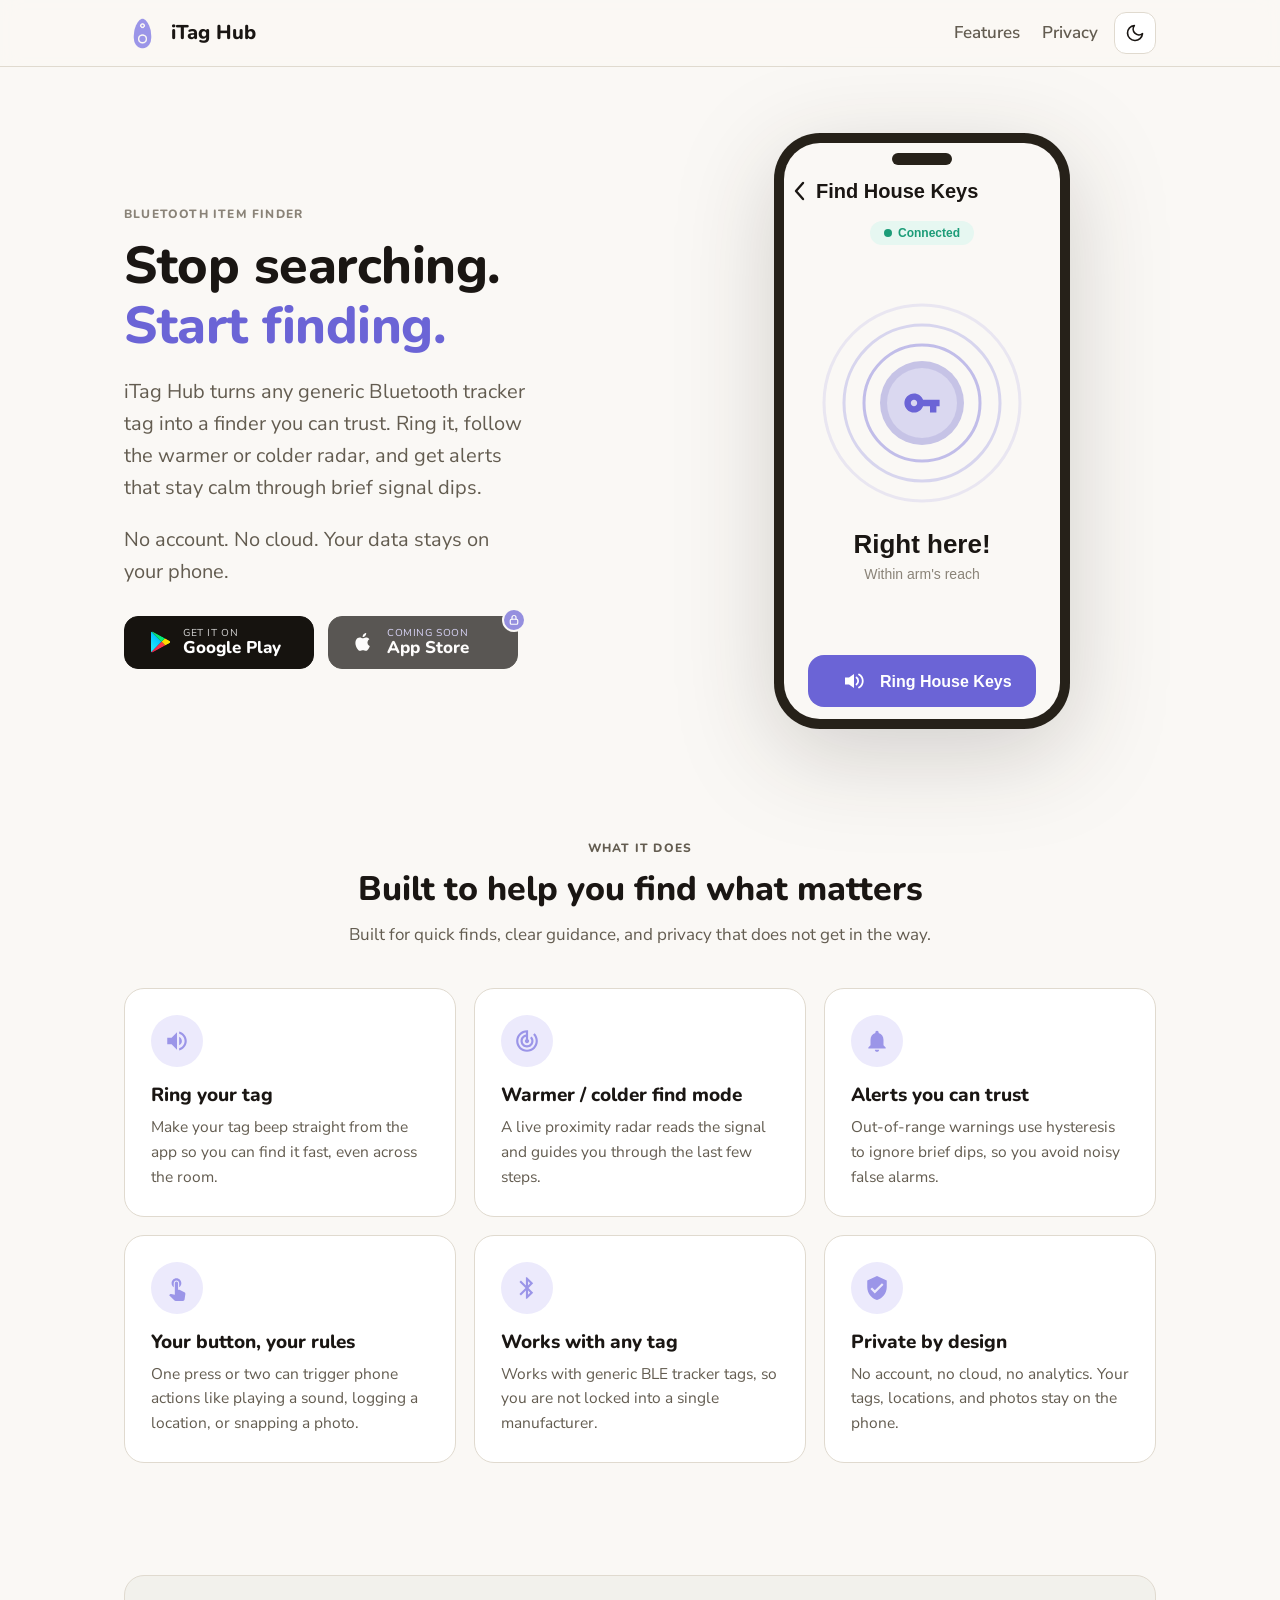
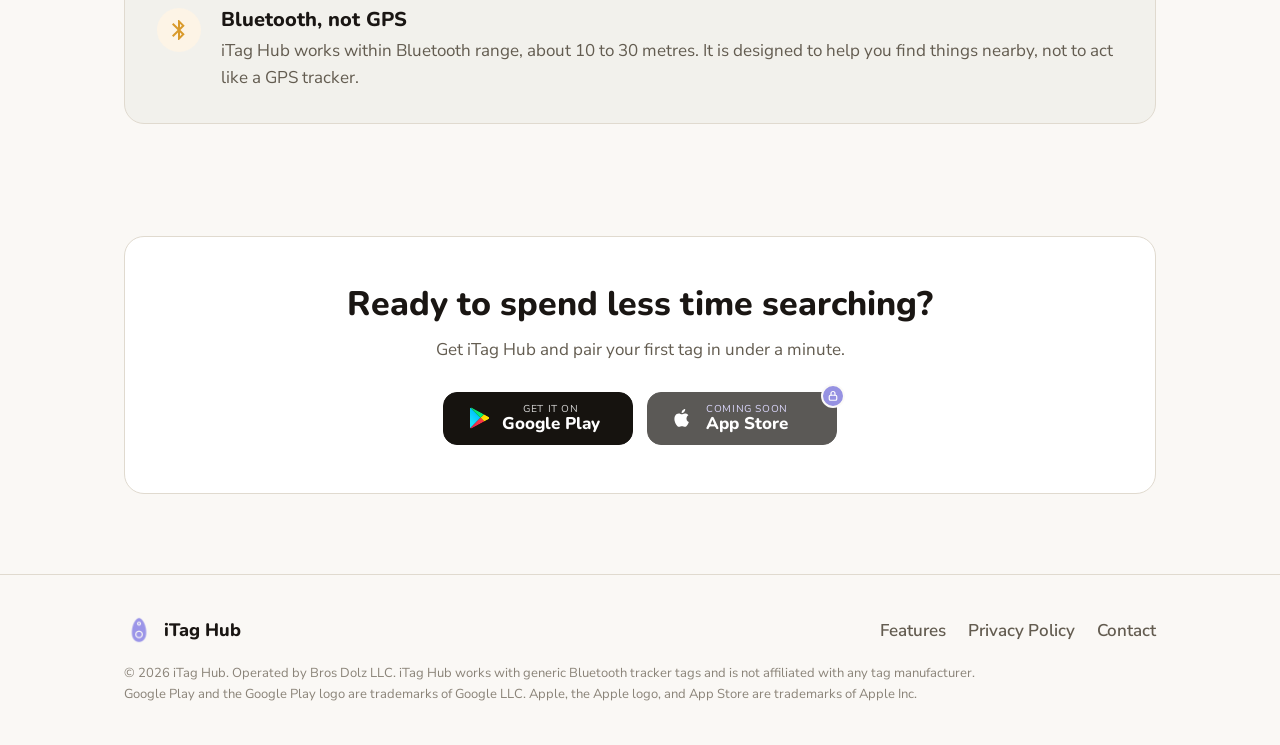
<file: index.html>
<!DOCTYPE html>
<html lang="en">
<head>
  <meta charset="UTF-8" />
  <meta name="viewport" content="width=device-width, initial-scale=1.0" />
  <title>iTag Hub | Stop searching. Start finding.</title>
  <meta name="description" content="iTag Hub turns any generic Bluetooth tracker tag into a dependable finder. Ring it, use warmer or colder guidance, and get alerts you can trust. No account. No cloud." />
  <link rel="icon" type="image/png" href="assets/logo.png" />
  <meta name="theme-color" content="#9B95E8" />

  <link rel="preconnect" href="https://fonts.googleapis.com" />
  <link rel="preconnect" href="https://fonts.gstatic.com" crossorigin />
  <link href="https://fonts.googleapis.com/css2?family=Nunito:wght@700;800&family=Nunito+Sans:wght@400;600;700&display=swap" rel="stylesheet" />
  <link rel="stylesheet" href="styles.css" />
  <script src="theme.js"></script>
</head>
<body>

  <!-- ============ NAV ============ -->
  <header class="nav">
    <div class="wrap nav-inner">
      <a class="brand" href="index.html">
        <img src="assets/logo.png" alt="" />
        iTag Hub
      </a>
      <div class="nav-spacer"></div>
      <nav class="nav-links">
        <a class="hide-sm" href="#features">Features</a>
        <a class="hide-sm" href="privacy.html">Privacy</a>
      </nav>
      <button id="themeToggle" class="theme-toggle" type="button" aria-label="Switch theme">
        <svg class="icon-moon" viewBox="0 0 24 24" fill="none" stroke="currentColor" stroke-width="2" stroke-linecap="round" stroke-linejoin="round"><path d="M21 12.8A9 9 0 1 1 11.2 3a7 7 0 0 0 9.8 9.8z"/></svg>
        <svg class="icon-sun" viewBox="0 0 24 24" fill="none" stroke="currentColor" stroke-width="2" stroke-linecap="round" stroke-linejoin="round"><circle cx="12" cy="12" r="4.2"/><path d="M12 2v2.5M12 19.5V22M4.2 4.2l1.8 1.8M18 18l1.8 1.8M2 12h2.5M19.5 12H22M4.2 19.8 6 18M18 6l1.8-1.8"/></svg>
      </button>
    </div>
  </header>

  <!-- ============ HERO ============ -->
  <section class="hero">
    <div class="wrap hero-grid">
      <div class="hero-copy">
        <p class="eyebrow">Bluetooth item finder</p>
        <h1>Stop searching.<br /><span class="accent">Start finding.</span></h1>
        <p class="lede">
          iTag Hub turns any generic Bluetooth tracker tag into a finder you can
          trust. Ring it, follow the warmer or colder radar, and get alerts
          that stay calm through brief signal dips.
        </p>
        <p class="lede">No account. No cloud. Your data stays on your phone.</p>

        <div class="stores">
          <a class="store-btn" href="https://play.google.com/store/apps/details?id=com.itaghub.app" target="_blank" rel="noopener">
            <img src="assets/ic-google-play.svg" alt="" />
            <span class="store-text"><small>Get it on</small><strong>Google Play</strong></span>
          </a>
          <span class="store-btn is-locked" role="button" aria-disabled="true" title="Coming soon to the App Store">
            <img src="assets/ic-apple.svg" alt="" />
            <span class="store-text"><small>Coming soon</small><strong>App Store</strong></span>
            <span class="lock-badge" aria-hidden="true">
              <svg viewBox="0 0 24 24" fill="none" stroke="currentColor" stroke-width="2.4" stroke-linecap="round" stroke-linejoin="round"><rect x="4.5" y="10.5" width="15" height="10" rx="2.5"/><path d="M8 10.5V7a4 4 0 0 1 8 0v3.5"/></svg>
            </span>
          </span>
        </div>
      </div>

      <div class="hero-art">
        <div class="app-preview">
          <img class="preview-light" src="assets/app-preview-light.svg" alt="iTag Hub Find screen showing a proximity radar and a Ring button" />
          <img class="preview-dark" src="assets/app-preview-dark.svg" alt="iTag Hub Find screen in dark mode showing a proximity radar and a Ring button" />
        </div>
      </div>
    </div>
  </section>

  <!-- ============ FEATURES ============ -->
  <section id="features">
    <div class="wrap">
      <div class="section-head">
        <p class="eyebrow">What it does</p>
        <h2>Built to help you find what matters</h2>
        <p>Built for quick finds, clear guidance, and privacy that does not get in the way.</p>
      </div>

      <div class="features">
        <article class="card">
          <div class="ic-wrap"><img src="assets/ic-ring.svg" alt="" /></div>
          <h3>Ring your tag</h3>
          <p>Make your tag beep straight from the app so you can find it fast, even across the room.</p>
        </article>

        <article class="card">
          <div class="ic-wrap"><img src="assets/ic-radar.svg" alt="" /></div>
          <h3>Warmer / colder find mode</h3>
          <p>A live proximity radar reads the signal and guides you through the last few steps.</p>
        </article>

        <article class="card">
          <div class="ic-wrap"><img src="assets/ic-bell.svg" alt="" /></div>
          <h3>Alerts you can trust</h3>
          <p>Out-of-range warnings use hysteresis to ignore brief dips, so you avoid noisy false alarms.</p>
        </article>

        <article class="card">
          <div class="ic-wrap"><img src="assets/ic-touch.svg" alt="" /></div>
          <h3>Your button, your rules</h3>
          <p>One press or two can trigger phone actions like playing a sound, logging a location, or snapping a photo.</p>
        </article>

        <article class="card">
          <div class="ic-wrap"><img src="assets/ic-bluetooth.svg" alt="" /></div>
          <h3>Works with any tag</h3>
          <p>Works with generic BLE tracker tags, so you are not locked into a single manufacturer.</p>
        </article>

        <article class="card">
          <div class="ic-wrap"><img src="assets/ic-shield.svg" alt="" /></div>
          <h3>Private by design</h3>
          <p>No account, no cloud, no analytics. Your tags, locations, and photos stay on the phone.</p>
        </article>
      </div>
    </div>
  </section>

  <!-- ============ HONESTY CALLOUT ============ -->
  <section>
    <div class="wrap">
      <div class="callout">
        <span class="dot" aria-hidden="true">
          <svg viewBox="0 0 24 24" fill="#D99A2B"><path d="M17.71 7.71L12 2h-1v7.59L6.41 5 5 6.41 10.59 12 5 17.59 6.41 19 11 14.41V22h1l5.71-5.71-4.3-4.29 4.3-4.29zM13 5.83l1.88 1.88L13 9.59V5.83zm1.88 10.46L13 18.17v-3.76l1.88 1.88z"/></svg>
        </span>
        <div>
          <h3>Bluetooth, not GPS</h3>
          <p>
            iTag Hub works within Bluetooth range, about 10 to 30 metres. It is
            designed to help you find things nearby, not to act like a GPS
            tracker.
          </p>
        </div>
      </div>
    </div>
  </section>

  <!-- ============ FINAL CTA ============ -->
  <section class="cta">
    <div class="wrap">
      <div class="cta-card">
        <h2>Ready to spend less time searching?</h2>
        <p>Get iTag Hub and pair your first tag in under a minute.</p>
        <div class="stores">
          <a class="store-btn" href="https://play.google.com/store/apps/details?id=com.itaghub.app" target="_blank" rel="noopener">
            <img src="assets/ic-google-play.svg" alt="" />
            <span class="store-text"><small>Get it on</small><strong>Google Play</strong></span>
          </a>
          <span class="store-btn is-locked" role="button" aria-disabled="true" title="Coming soon to the App Store">
            <img src="assets/ic-apple.svg" alt="" />
            <span class="store-text"><small>Coming soon</small><strong>App Store</strong></span>
            <span class="lock-badge" aria-hidden="true">
              <svg viewBox="0 0 24 24" fill="none" stroke="currentColor" stroke-width="2.4" stroke-linecap="round" stroke-linejoin="round"><rect x="4.5" y="10.5" width="15" height="10" rx="2.5"/><path d="M8 10.5V7a4 4 0 0 1 8 0v3.5"/></svg>
            </span>
          </span>
        </div>
      </div>
    </div>
  </section>

  <!-- ============ FOOTER ============ -->
  <footer class="footer">
    <div class="wrap">
      <div class="footer-inner">
        <a class="brand" href="index.html"><img src="assets/logo.png" alt="" /> iTag Hub</a>
        <nav class="footer-links">
          <a href="#features">Features</a>
          <a href="privacy.html">Privacy Policy</a>
          <a href="mailto:support@brosdolz.com">Contact</a>
        </nav>
      </div>
      <small>
        &copy; 2026 iTag Hub. Operated by Bros Dolz LLC. iTag Hub works with generic Bluetooth tracker tags and is not affiliated with any tag manufacturer.<br />
        Google Play and the Google Play logo are trademarks of Google LLC. Apple, the Apple logo, and App Store are trademarks of Apple Inc.
      </small>
    </div>
  </footer>

</body>
</html>
</file>
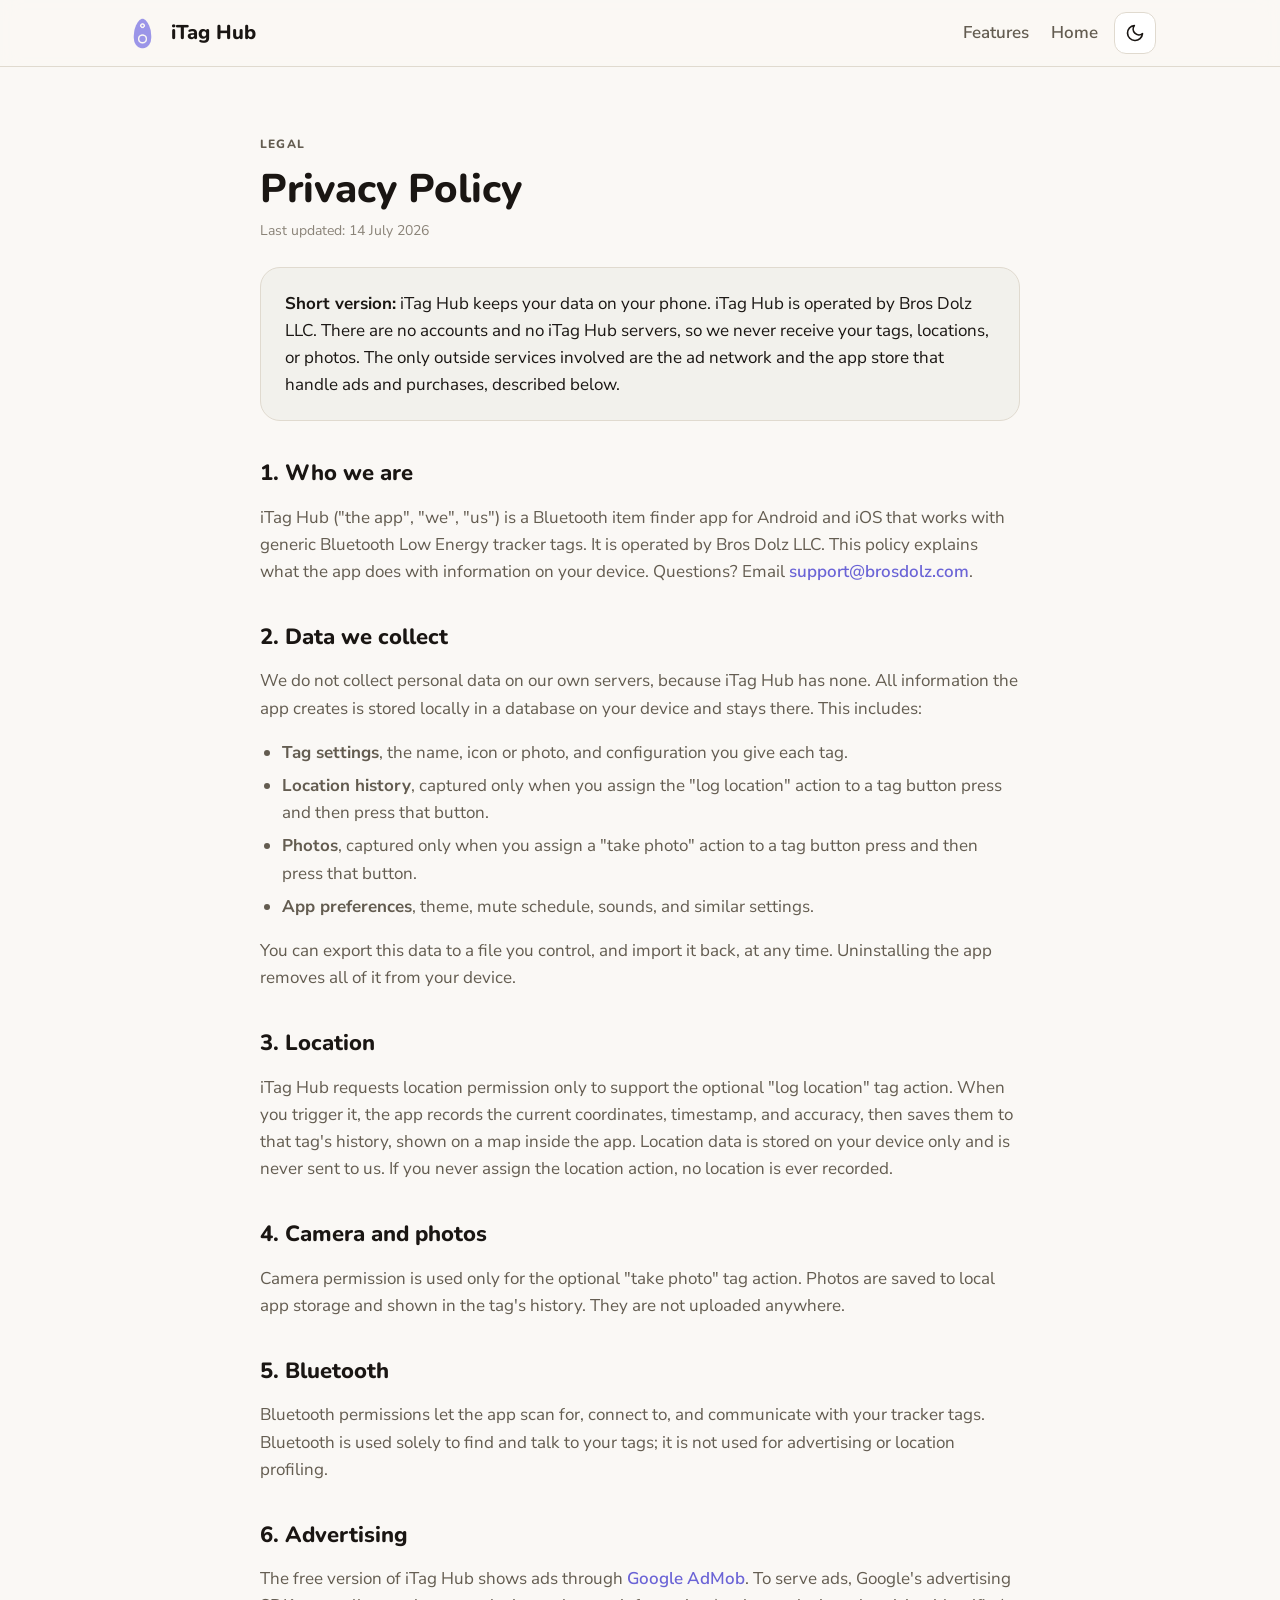
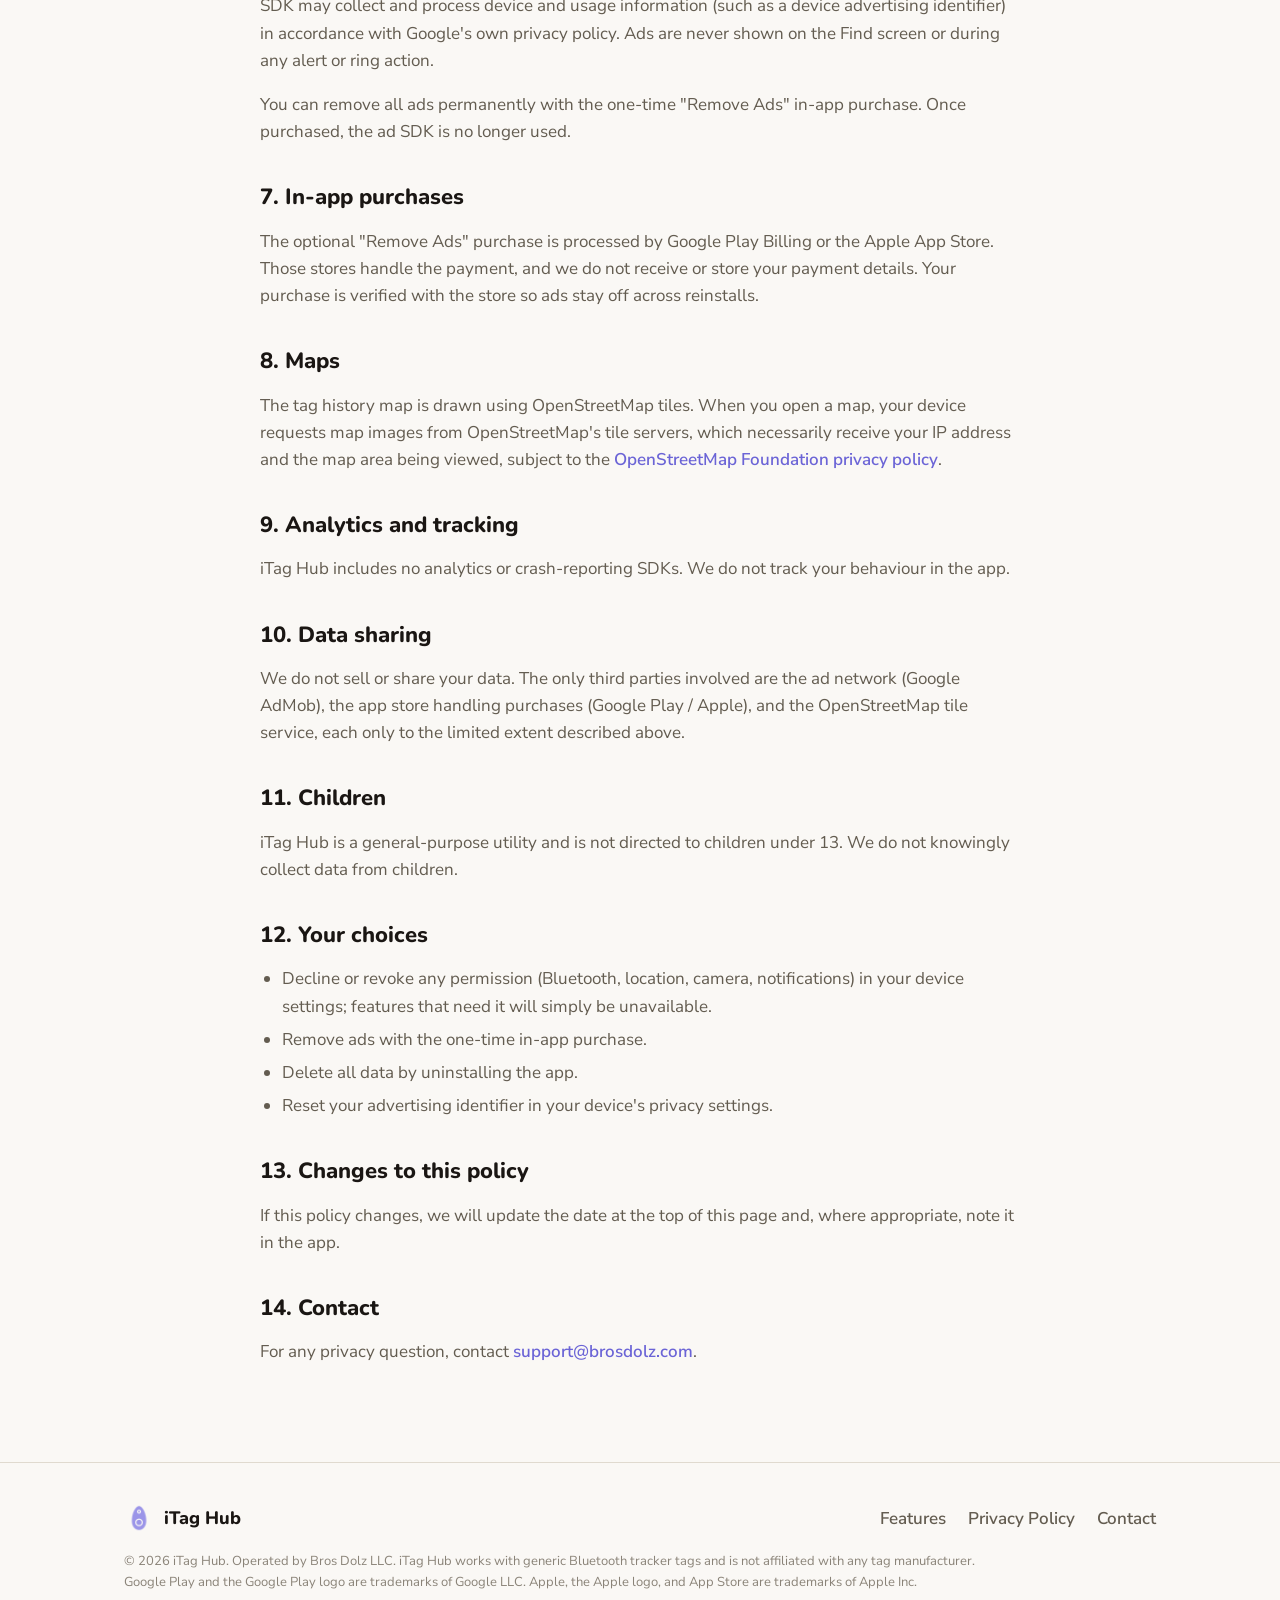
<file: privacy.html>
<!DOCTYPE html>
<html lang="en">
<head>
  <meta charset="UTF-8" />
  <meta name="viewport" content="width=device-width, initial-scale=1.0" />
  <title>Privacy Policy | iTag Hub</title>
  <meta name="description" content="iTag Hub privacy policy: your data stays on your device. No accounts, no cloud, no analytics." />
  <link rel="icon" type="image/png" href="assets/logo.png" />
  <meta name="theme-color" content="#9B95E8" />

  <link rel="preconnect" href="https://fonts.googleapis.com" />
  <link rel="preconnect" href="https://fonts.gstatic.com" crossorigin />
  <link href="https://fonts.googleapis.com/css2?family=Nunito:wght@700;800&family=Nunito+Sans:wght@400;600;700&display=swap" rel="stylesheet" />
  <link rel="stylesheet" href="styles.css" />
  <script src="theme.js"></script>
</head>
<body>

  <!-- ============ NAV ============ -->
  <header class="nav">
    <div class="wrap nav-inner">
      <a class="brand" href="index.html">
        <img src="assets/logo.png" alt="" />
        iTag Hub
      </a>
      <div class="nav-spacer"></div>
      <nav class="nav-links">
        <a class="hide-sm" href="index.html#features">Features</a>
        <a href="index.html">Home</a>
      </nav>
      <button id="themeToggle" class="theme-toggle" type="button" aria-label="Switch theme">
        <svg class="icon-moon" viewBox="0 0 24 24" fill="none" stroke="currentColor" stroke-width="2" stroke-linecap="round" stroke-linejoin="round"><path d="M21 12.8A9 9 0 1 1 11.2 3a7 7 0 0 0 9.8 9.8z"/></svg>
        <svg class="icon-sun" viewBox="0 0 24 24" fill="none" stroke="currentColor" stroke-width="2" stroke-linecap="round" stroke-linejoin="round"><circle cx="12" cy="12" r="4.2"/><path d="M12 2v2.5M12 19.5V22M4.2 4.2l1.8 1.8M18 18l1.8 1.8M2 12h2.5M19.5 12H22M4.2 19.8 6 18M18 6l1.8-1.8"/></svg>
      </button>
    </div>
  </header>

  <!-- ============ POLICY ============ -->
  <main class="wrap">
    <article class="legal">
      <p class="eyebrow">Legal</p>
      <h1>Privacy Policy</h1>
      <p class="updated">Last updated: 14 July 2026</p>

      <p class="lead">
        <strong>Short version:</strong> iTag Hub keeps your data on your phone.
        iTag Hub is operated by Bros Dolz LLC. There are no accounts and no
        iTag Hub servers, so we never receive your tags, locations, or photos.
        The only outside services involved are the ad network and the app store
        that handle ads and purchases, described below.
      </p>

      <h2>1. Who we are</h2>
      <p>
        iTag Hub ("the app", "we", "us") is a Bluetooth item finder app for
        Android and iOS that works with generic Bluetooth Low Energy tracker
        tags. It is operated by Bros Dolz LLC. This policy explains what the
        app does with information on your device. Questions? Email
        <a href="mailto:support@brosdolz.com">support@brosdolz.com</a>.
      </p>

      <h2>2. Data we collect</h2>
      <p>
        We do not collect personal data on our own servers, because iTag Hub has
        none. All information the app creates is stored locally in a database on
        your device and stays there. This includes:
      </p>
      <ul>
        <li><strong>Tag settings</strong>, the name, icon or photo, and configuration you give each tag.</li>
        <li><strong>Location history</strong>, captured only when you assign the "log location" action to a tag button press and then press that button.</li>
        <li><strong>Photos</strong>, captured only when you assign a "take photo" action to a tag button press and then press that button.</li>
        <li><strong>App preferences</strong>, theme, mute schedule, sounds, and similar settings.</li>
      </ul>
      <p>
        You can export this data to a file you control, and import it back, at
        any time. Uninstalling the app removes all of it from your device.
      </p>

      <h2>3. Location</h2>
      <p>
        iTag Hub requests location permission only to support the optional "log
        location" tag action. When you trigger it, the app records the current
        coordinates, timestamp, and accuracy, then saves them to that tag's
        history, shown on a map inside the app. Location data is stored on your
        device only and is never sent to us. If you never assign the location
        action, no location is ever recorded.
      </p>

      <h2>4. Camera and photos</h2>
      <p>
        Camera permission is used only for the optional "take photo" tag action.
        Photos are saved to local app storage and shown in the tag's history.
        They are not uploaded anywhere.
      </p>

      <h2>5. Bluetooth</h2>
      <p>
        Bluetooth permissions let the app scan for, connect to, and communicate
        with your tracker tags. Bluetooth is used solely to find and talk to your
        tags; it is not used for advertising or location profiling.
      </p>

      <h2>6. Advertising</h2>
      <p>
        The free version of iTag Hub shows ads through
        <a href="https://policies.google.com/privacy" target="_blank" rel="noopener">Google AdMob</a>.
        To serve ads, Google's advertising SDK may collect and process device and
        usage information (such as a device advertising identifier) in accordance
        with Google's own privacy policy. Ads are never shown on the Find screen
        or during any alert or ring action.
      </p>
      <p>
        You can remove all ads permanently with the one-time "Remove Ads"
        in-app purchase. Once purchased, the ad SDK is no longer used.
      </p>

      <h2>7. In-app purchases</h2>
      <p>
        The optional "Remove Ads" purchase is processed by Google Play Billing or
        the Apple App Store. Those stores handle the payment, and we do not receive or
        store your payment details. Your purchase is verified with the store so
        ads stay off across reinstalls.
      </p>

      <h2>8. Maps</h2>
      <p>
        The tag history map is drawn using OpenStreetMap tiles. When you open a
        map, your device requests map images from OpenStreetMap's tile servers,
        which necessarily receive your IP address and the map area being viewed,
        subject to the
        <a href="https://osmfoundation.org/wiki/Privacy_Policy" target="_blank" rel="noopener">OpenStreetMap Foundation privacy policy</a>.
      </p>

      <h2>9. Analytics and tracking</h2>
      <p>
        iTag Hub includes no analytics or crash-reporting SDKs. We do not track
        your behaviour in the app.
      </p>

      <h2>10. Data sharing</h2>
      <p>
        We do not sell or share your data. The only third parties involved are
        the ad network (Google AdMob), the app store handling purchases (Google
        Play / Apple), and the OpenStreetMap tile service, each only to the
        limited extent described above.
      </p>

      <h2>11. Children</h2>
      <p>
        iTag Hub is a general-purpose utility and is not directed to children
        under 13. We do not knowingly collect data from children.
      </p>

      <h2>12. Your choices</h2>
      <ul>
        <li>Decline or revoke any permission (Bluetooth, location, camera, notifications) in your device settings; features that need it will simply be unavailable.</li>
        <li>Remove ads with the one-time in-app purchase.</li>
        <li>Delete all data by uninstalling the app.</li>
        <li>Reset your advertising identifier in your device's privacy settings.</li>
      </ul>

      <h2>13. Changes to this policy</h2>
      <p>
        If this policy changes, we will update the date at the top of this page
        and, where appropriate, note it in the app.
      </p>

      <h2>14. Contact</h2>
      <p>
        For any privacy question, contact
        <a href="mailto:support@brosdolz.com">support@brosdolz.com</a>.
      </p>
    </article>
  </main>

  <!-- ============ FOOTER ============ -->
  <footer class="footer">
    <div class="wrap">
      <div class="footer-inner">
        <a class="brand" href="index.html"><img src="assets/logo.png" alt="" /> iTag Hub</a>
        <nav class="footer-links">
          <a href="index.html#features">Features</a>
          <a href="privacy.html">Privacy Policy</a>
          <a href="mailto:support@brosdolz.com">Contact</a>
        </nav>
      </div>
      <small>
        &copy; 2026 iTag Hub. Operated by Bros Dolz LLC. iTag Hub works with generic Bluetooth tracker tags and is not affiliated with any tag manufacturer.<br />
        Google Play and the Google Play logo are trademarks of Google LLC. Apple, the Apple logo, and App Store are trademarks of Apple Inc.
      </small>
    </div>
  </footer>

</body>
</html>
</file>
<file: styles.css>
/* ============================================================
   iTag Hub — website design tokens.
   Ported 1:1 from the app's lib/ui/theme.dart (single source of truth).
   Light = "warm cream", Dark = "warm black". Default follows the OS
   via prefers-color-scheme; an explicit choice is stored on <html
   data-theme>. ============================================================ */

:root {
  /* Brand */
  --primary: #6B64D6;        /* light-mode primary (primaryDeep) */
  --primary-strong: #514AC0;
  --primary-soft-bg: #ECEAFC;
  --on-primary: #ffffff;

  /* Neutrals — warm cream (light) */
  --bg: #FAF8F5;
  --surface: #F2F1EC;
  --card: #FFFFFF;
  --ink: #1A1613;
  --subtle: #635C50;
  --muted: #8A8378;
  --border: #E0DACF;

  /* Semantic */
  --success: #1C9C78;   --success-bg: #E6F7F1;
  --alert:   #E8622E;   --alert-bg:   #FDECE4;
  --warning: #D99A2B;   --warning-bg: #FDF4E6;

  /* App-preview swap (light shown by default) */
  --preview-light: block;
  --preview-dark: none;

  /* Shape */
  --r-card: 20px;
  --r-btn: 16px;
  --shadow: none;

  --font-head: 'Nunito', 'Segoe UI', system-ui, sans-serif;
  --font-body: 'Nunito Sans', 'Segoe UI', system-ui, sans-serif;
}

/* Dark values, shared by (a) OS dark when no explicit choice and
   (b) an explicit data-theme="dark". */
@media (prefers-color-scheme: dark) {
  :root:not([data-theme]) {
    --primary: #9B95E8;      /* dark-mode primary */
    --primary-strong: #C9C3F5;
    --primary-soft-bg: #2A2540;
    --bg: #161310;
    --surface: #1F1B17;
    --card: #262119;
    --ink: #E9E7E1;
    --subtle: #C3BBAD;
    --muted: #A39A8C;
    --border: #3A342C;
    --preview-light: none;
    --preview-dark: block;
  }
}

:root[data-theme="dark"] {
  --primary: #9B95E8;
  --primary-strong: #C9C3F5;
  --primary-soft-bg: #2A2540;
  --bg: #161310;
  --surface: #1F1B17;
  --card: #262119;
  --ink: #E9E7E1;
  --subtle: #C3BBAD;
  --muted: #A39A8C;
  --border: #3A342C;
  --preview-light: none;
  --preview-dark: block;
}

/* ---------- base ---------- */
* { box-sizing: border-box; }
html { -webkit-text-size-adjust: 100%; scroll-behavior: smooth; }
body {
  margin: 0;
  font-family: var(--font-body);
  font-size: 17px;
  line-height: 1.6;
  color: var(--ink);
  background: var(--bg);
  -webkit-font-smoothing: antialiased;
  transition: background-color .2s ease, color .2s ease;
}
h1, h2, h3, h4 { font-family: var(--font-head); font-weight: 800; line-height: 1.15; margin: 0; }
a { color: var(--primary); text-decoration: none; }
a:hover { text-decoration: underline; }
img { max-width: 100%; }

.wrap { width: 100%; max-width: 1080px; margin: 0 auto; padding: 0 24px; }
.eyebrow {
  font-family: var(--font-head);
  font-weight: 800;
  font-size: 12px;
  letter-spacing: 1.2px;
  text-transform: uppercase;
  color: var(--muted);
  margin-bottom: 12px;
}

/* ---------- nav ---------- */
.nav {
  position: sticky; top: 0; z-index: 50;
  background: color-mix(in srgb, var(--bg) 82%, transparent);
  backdrop-filter: saturate(140%) blur(10px);
  border-bottom: 1px solid var(--border);
}
.nav-inner { display: flex; align-items: center; gap: 16px; height: 66px; }
.brand { display: flex; align-items: center; gap: 10px; font-family: var(--font-head); font-weight: 800; font-size: 20px; color: var(--ink); }
.brand:hover { text-decoration: none; }
.brand img { width: 30px; height: 30px; }
.nav .brand img { width: 37px; height: 37px; }
.nav-spacer { flex: 1; }
.nav-links { display: flex; align-items: center; gap: 22px; }
.nav-links a { color: var(--subtle); font-weight: 600; }
.nav-links a:hover { color: var(--primary); text-decoration: none; }

.theme-toggle {
  display: inline-grid; place-items: center;
  width: 42px; height: 42px;
  border-radius: 12px;
  border: 1px solid var(--border);
  background: var(--card);
  color: var(--ink);
  cursor: pointer;
  transition: border-color .15s ease, transform .15s ease;
}
.theme-toggle:hover { border-color: var(--primary); transform: translateY(-1px); }
.theme-toggle svg { width: 20px; height: 20px; }
.icon-sun { display: none; }
.icon-moon { display: block; }
:root[data-theme="dark"] .icon-sun { display: block; }
:root[data-theme="dark"] .icon-moon { display: none; }
@media (prefers-color-scheme: dark) {
  :root:not([data-theme]) .icon-sun { display: block; }
  :root:not([data-theme]) .icon-moon { display: none; }
}

/* ---------- hero ---------- */
.hero { padding: 64px 0 40px; }
.hero-grid { display: grid; grid-template-columns: 1.05fr 0.95fr; gap: 48px; align-items: center; }
.hero h1 { font-size: clamp(34px, 5vw, 52px); letter-spacing: -0.5px; }
.hero h1 .accent { color: var(--primary); }
.hero p.lede { font-size: clamp(17px, 2.2vw, 20px); color: var(--subtle); margin: 20px 0 8px; max-width: 34ch; }

.hero-art { display: flex; justify-content: center; }
.app-preview { width: min(300px, 78vw); filter: drop-shadow(0 24px 48px rgba(26,22,19,0.18)); }
.app-preview .preview-light { display: var(--preview-light); }
.app-preview .preview-dark { display: var(--preview-dark); }

/* ---------- store buttons ---------- */
.stores { display: flex; flex-wrap: wrap; gap: 14px; margin-top: 28px; }
.store-btn {
  position: relative;
  display: inline-flex; align-items: center; gap: 12px;
  min-width: 190px;
  padding: 11px 20px;
  border-radius: 14px;
  background: #16130F;   /* fixed dark pill in BOTH themes (like the official badges) */
  color: #fff;
  border: 1px solid #16130F;
  transition: transform .15s ease, box-shadow .15s ease;
}
.store-btn:hover { text-decoration: none; }
a.store-btn:hover { transform: translateY(-2px); box-shadow: 0 10px 22px rgba(26,22,19,0.22); }
.store-btn img { width: 26px; height: 26px; }
.store-text { display: flex; flex-direction: column; line-height: 1.1; }
.store-text small { font-family: var(--font-body); font-size: 10px; letter-spacing: .6px; text-transform: uppercase; opacity: .8; }
.store-text strong { font-family: var(--font-head); font-weight: 800; font-size: 17px; }
/* Lift the dark pill off the near-black page background in dark mode. */
@media (prefers-color-scheme: dark) {
  :root:not([data-theme]) .store-btn { border-color: #4A443B; }
}
:root[data-theme="dark"] .store-btn { border-color: #4A443B; }

.store-btn.is-locked { opacity: .7; cursor: not-allowed; }
.store-btn.is-locked .store-text small { color: #C9C3F5; opacity: 1; }
.lock-badge {
  position: absolute; top: -9px; right: -9px;
  width: 24px; height: 24px; border-radius: 999px;
  background: var(--primary); color: #fff;
  display: grid; place-items: center;
  border: 2px solid var(--bg);
}
.lock-badge svg { width: 12px; height: 12px; }

/* ---------- sections ---------- */
section { padding: 56px 0; }
.section-head { text-align: center; max-width: 640px; margin: 0 auto 40px; }
.section-head h2 { font-size: clamp(26px, 3.4vw, 34px); }
.section-head p { color: var(--subtle); margin-top: 12px; }

/* ---------- feature cards ---------- */
.features { display: grid; grid-template-columns: repeat(3, 1fr); gap: 18px; }
.card {
  background: var(--card);
  border: 1px solid var(--border);
  border-radius: var(--r-card);
  padding: 26px;
  transition: transform .15s ease, border-color .15s ease;
}
.card:hover { transform: translateY(-3px); border-color: color-mix(in srgb, var(--primary) 45%, var(--border)); }
.ic-wrap {
  width: 52px; height: 52px; border-radius: 999px;
  background: var(--primary-soft-bg);
  display: grid; place-items: center; margin-bottom: 18px;
}
.ic-wrap img { width: 26px; height: 26px; }
.card h3 { font-size: 19px; margin-bottom: 8px; }
.card p { margin: 0; color: var(--subtle); font-size: 15.5px; }

/* ---------- honesty callout ---------- */
.callout {
  background: var(--surface);
  border: 1px solid var(--border);
  border-radius: var(--r-card);
  padding: 32px;
  display: flex; gap: 20px; align-items: flex-start;
}
.callout .dot { flex: none; width: 44px; height: 44px; border-radius: 999px; background: var(--warning-bg); display: grid; place-items: center; }
.callout .dot svg { width: 24px; height: 24px; }
.callout h3 { font-size: 20px; margin-bottom: 6px; }
.callout p { margin: 0; color: var(--subtle); }

/* ---------- final cta ---------- */
.cta { text-align: center; }
.cta-card {
  background: var(--card);
  border: 1px solid var(--border);
  border-radius: var(--r-card);
  padding: 48px 28px;
}
.cta-card h2 { font-size: clamp(26px, 3.4vw, 34px); }
.cta-card p { color: var(--subtle); margin: 12px auto 26px; max-width: 42ch; }
.cta-card .stores { justify-content: center; }

/* ---------- footer ---------- */
.footer { border-top: 1px solid var(--border); padding: 40px 0; margin-top: 24px; }
.footer-inner { display: flex; flex-wrap: wrap; gap: 20px 40px; align-items: center; justify-content: space-between; }
.footer .brand { font-size: 18px; }
.footer-links { display: flex; flex-wrap: wrap; gap: 22px; }
.footer-links a { color: var(--subtle); font-weight: 600; }
.footer small { display: block; color: var(--muted); font-size: 13px; margin-top: 18px; line-height: 1.6; }

/* ---------- legal / privacy page ---------- */
.legal { max-width: 760px; margin: 0 auto; padding: 56px 0; }
.legal h1 { font-size: clamp(30px, 4vw, 40px); }
.legal .updated { color: var(--muted); margin-top: 8px; font-size: 14px; }
.legal h2 { font-size: 22px; margin: 40px 0 10px; }
.legal h3 { font-size: 17px; margin: 24px 0 6px; }
.legal p, .legal li { color: var(--subtle); }
.legal ul { padding-left: 22px; }
.legal li { margin: 6px 0; }
.legal .lead {
  background: var(--surface);
  border: 1px solid var(--border);
  border-radius: var(--r-card);
  padding: 22px 24px;
  color: var(--ink);
  margin-top: 24px;
}
.legal a { font-weight: 600; }

/* ---------- responsive ---------- */
@media (max-width: 860px) {
  .hero { padding: 40px 0 24px; }
  .hero-grid { grid-template-columns: 1fr; gap: 32px; text-align: center; }
  .hero p.lede { margin-left: auto; margin-right: auto; }
  .hero-art { order: -1; }
  .stores { justify-content: center; }
  .features { grid-template-columns: 1fr; }
  .nav-links .hide-sm { display: none; }
}
@media (max-width: 560px) {
  body { font-size: 16px; }
  .callout { flex-direction: column; }
  .footer-inner { flex-direction: column; align-items: flex-start; }
}
</file>
